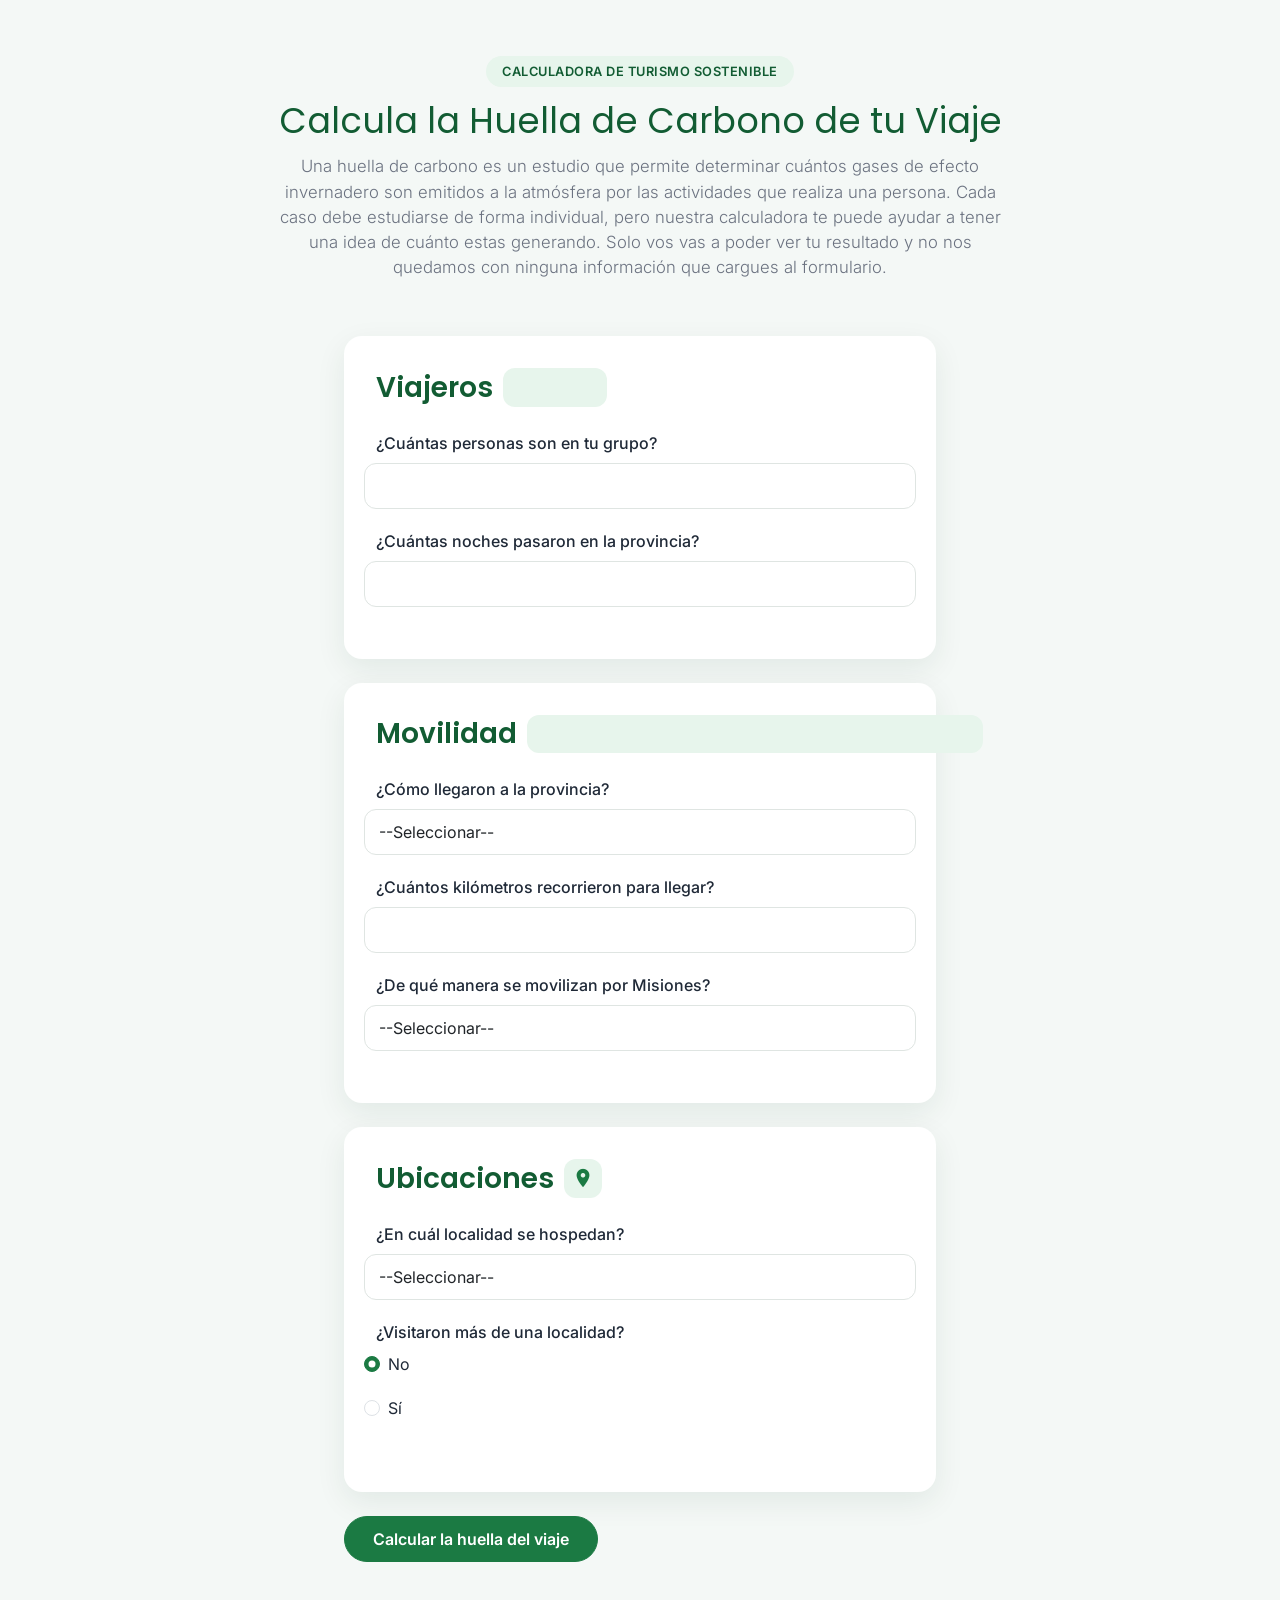
<file: index.html>
<!DOCTYPE html>
<html lang="es">
<head>
    <meta charset="UTF-8">
    <meta http-equiv="X-UA-Compatible" content="IE=edge">
    <meta name="viewport" content="width=device-width, initial-scale=1.0">
    <title>Calculadora Turismo</title>
    <link href="https://cdn.jsdelivr.net/npm/bootstrap@5.3.2/dist/css/bootstrap.min.css" rel="stylesheet" integrity="sha384-T3c6CoIi6uLrA9TneNEoa7RxnatzjcDSCmG1MXxSR1GAsXEV/Dwwykc2MPK8M2HN" crossorigin="anonymous">
    <link rel="stylesheet" href="style.css">
    <link rel="icon" type="image/x-icon" href="media/CO21-logo.png">
    <link rel="stylesheet" href="https://fonts.googleapis.com/icon?family=Material+Icons">
    <link rel="stylesheet" href="https://fonts.googleapis.com/css2?family=Material+Symbols+Outlined:opsz,wght,FILL,GRAD@24,400,0,0" />
    <link rel="preconnect" href="https://fonts.googleapis.com">
    <link rel="preconnect" href="https://fonts.gstatic.com" crossorigin>
    <link href="https://fonts.googleapis.com/css2?family=Poppins:wght@600;700&family=Inter:wght@400;500;600&display=swap" rel="stylesheet">
    <link rel="stylesheet" href="turismo-styles.css">
</head>
<body>
    <header>
        <span class="eyebrow">Calculadora de Turismo Sostenible</span>
        <h2 class="fw-normal lh-1">Calcula la Huella de Carbono de tu Viaje</h2>
        <p class="lead">Una huella de carbono es un estudio que permite determinar cuántos gases de efecto invernadero son emitidos a la atmósfera por las actividades que realiza una persona.
            Cada caso debe estudiarse de forma individual, pero nuestra calculadora te puede ayudar a tener una idea de cuánto estas generando.
            Solo vos vas a poder ver tu resultado y no nos quedamos con ninguna información que cargues al formulario.
         </p>
    </header>
    <div class="container" id="calculadora-turismo">
        <div class="calc-section">
            <h3 class="section-title">Viajeros <i class="material-icons">hail</i></h3>
            <div class="form-group row">
                <label for="cantidadGente" class="form-label">¿Cuántas personas son en tu grupo?</label>
                <input type="number" class="form-control" id="cantidadGente" min="1">
            </div>
            <div class="form-group row">
                <label for="cantidadGente" class="form-label">¿Cuántas noches pasaron en la provincia?</label>
                <input type="number" class="form-control" id="cantidadNoches" min="1">
            </div>
        </div>

        <div class="calc-section">
            <h3 class="section-title">Movilidad <i class="material-icons">emoji_transportation</i></h3>
            <div class="form-group row">
                <label for="arrival" class="form-label">¿Cómo llegaron a la provincia?</label>
                <select name="arrival" id="arrival" class="form-control">
                    <option disabled selected value="sin-elegir">--Seleccionar--</option>
                    <option value="moto">En moto</option>
                    <option value="auto">En auto</option>
                    <option value="bus">En bus</option>
                    <option value="avion">En avión</option>
                    <option value="no">No corresponde</option>
                </select>
            </div>

            <div class="form-group row">
                <label for="distance" class="form-label" >¿Cuántos kilómetros recorrieron para llegar?</label>
                <input type="number" id="distance" class="form-control" min="1">
            </div>

            <div class="form-group row">
                <label for="transportation" class="form-label">¿De qué manera se movilizan por Misiones?</label>
                <select name="transportation" id="transportation" class="form-control">
                    <option disabled selected value="sin-elegir">--Seleccionar--</option>
                    <option value="moto">En moto</option>
                    <option value="auto">En auto</option>
                    <option value="bus">En bus</option>
                    <option value="pie">A pie</option>

                </select>
            </div>
        </div>

        <div class="calc-section">
            <h3 class="section-title">Ubicaciones <i class="material-icons">location_on</i></h3>
            <div class="form-group row">
              <label for="origen" class="form-label">¿En cuál localidad se hospedan?</label>
              <select name="origen" id="origen" class="form-control">
                <option disabled selected value="sin-elegir">--Seleccionar--</option>
                <option value='a_del_valle'>A. del Valle</option>
                <option value='alba_pose'>Alba Pose</option>
                <option value='andresito'>Andresito</option>
                <option value='aposteles'>Apóstoles</option>
                <option value='b_de_irigoyen'>B. de Irigoyen</option>
                <option value='candelaria'>Candelaria</option>
                <option value='capiovi'>Capioví</option>
                <option value='el_soberbio'>El Soberbio</option>
                <option value='eldorado'>Eldorado</option>
                <option value='jardin_america'>Jardín América</option>
                <option value='ln_alem'>L.N Alem</option>
                <option value='montecarlo'>Montecarlo</option>
                <option value='obera'>Oberá</option>
                <option value='posadas'>Posadas</option>
                <option value='puerto_iguazu'>Puerto Iguazú</option>
                <option value='puerto_rico'>Puerto Rico</option>
                <option value='san_ignacio'>San Ignacio</option>
                <option value='san_javier'>San Javier</option>
                <option value='san_jose'>San José</option>
                <option value='san_pedro'>San Pedro</option>
                <option value='san_vicente'>San Vicente</option>
                <option value='santa_ana'>Santa Ana</option>
                <option value='wanda'>Wanda</option>
              </select>
            </div>

            <div class="form-group row">
              <p class="form-label">¿Visitaron más de una localidad?</p>

                <div class="form-check">
                  <label for="placesNo" class="form-check-label" >No</label>
                  <input type="radio" id="placesNo" class="form-check-input" name="places" checked>
                </div>

                <div class="form-check">
                  <label for="placesYes" class="form-check-label" >Sí</label>
                  <input type="radio" id="placesYes" class="form-check-input" name="places">
                </div>
            </div>

            <div class="row" id="placesList">
            <div class="form-group row">
              <label for="destino1" class="form-label">Siguiente destino:</label>
              <div class="col-sm-4" id="destinos-list">
                <select name="destino" id="listaLocalidades" class="form-control">
                  <option disabled selected value="sin-elegir">--Seleccionar--</option>
                  <option value='a_del_valle'>A. del Valle</option>
                  <option value='alba_pose'>Alba Pose</option>
                  <option value='andresito'>Andresito</option>
                  <option value='aposteles'>Apóstoles</option>
                  <option value='b_de_irigoyen'>B. de Irigoyen</option>
                  <option value='candelaria'>Candelaria</option>
                  <option value='capiovi'>Capioví</option>
                  <option value='el_soberbio'>El Soberbio</option>
                  <option value='eldorado'>Eldorado</option>
                  <option value='jardin_america'>Jardín América</option>
                  <option value='ln_alem'>L.N Alem</option>
                  <option value='montecarlo'>Montecarlo</option>
                  <option value='obera'>Oberá</option>
                  <option value='posadas'>Posadas</option>
                  <option value='puerto_iguazu'>Puerto Iguazú</option>
                  <option value='puerto_rico'>Puerto Rico</option>
                  <option value='san_ignacio'>San Ignacio</option>
                  <option value='san_javier'>San Javier</option>
                  <option value='san_jose'>San José</option>
                  <option value='san_pedro'>San Pedro</option>
                  <option value='san_vicente'>San Vicente</option>
                  <option value='santa_ana'>Santa Ana</option>
                  <option value='wanda'>Wanda</option>
                </select>
              </div>
              <div class="col-sm-6">
                <button class="btn btn-secondary" id="addVisit">Agregar otro destino</button>
              </div>
          </div>
            </div>
        </div>

        <div class="row text-center">
            <p><button type="button" class="btn btn-primary" id="btn-calcular">Calcular la huella del viaje</button></p>
        </div>
    </div>
    <div class="container" id="resultadosHuella">

      <div class="huella-card">
        <svg xmlns="http://www.w3.org/2000/svg" height="100" viewBox="0 -960 960 960" width="100"><path d="M220-640q-17 0-28.5-11.5T180-680q0-17 11.5-28.5T220-720q17 0 28.5 11.5T260-680q0 17-11.5 28.5T220-640ZM400-80q-66 0-113-47t-47-113v-240q0-100 70-170t170-70h73q69 0 118 46.5T720-559q0 46-24.5 84.5T629-416q-32 15-50.5 44.5T560-307v67q0 67-46.5 113.5T400-80Zm-80-640q-17 0-28.5-11.5T280-760v-20q0-17 11.5-28.5T320-820q17 0 28.5 11.5T360-780v20q0 17-11.5 28.5T320-720Zm80 560q33 0 56.5-23.5T480-240v-67q0-58 30.5-107t83.5-74q21-10 33.5-29.5T640-560q0-35-26-57.5T553-640h-73q-66 0-113 47t-47 113v240q0 33 23.5 56.5T400-160Zm40-600q-17 0-28.5-11.5T400-800v-20q0-17 11.5-28.5T440-860q17 0 28.5 11.5T480-820v20q0 17-11.5 28.5T440-760Zm120 0q-17 0-28.5-11.5T520-800v-40q0-17 11.5-28.5T560-880q17 0 28.5 11.5T600-840v40q0 17-11.5 28.5T560-760Zm140 40q-25 0-42.5-17.5T640-780v-40q0-25 17.5-42.5T700-880q25 0 42.5 17.5T760-820v40q0 25-17.5 42.5T700-720Z"/></svg>
        <h2 class="fw-normal lh-1">La huella de carbono del grupo fue de: <span id="huellaValor"></span> kg de CO2</h2>
      </div>

      <div class="stats-row">
          <div id="emisionesViaje"></div>
          <div id="emisionesLocales"></div>
      </div>
      <div class="tips-card">
        <h3 class="lead">Podrían compensarla plantando <span id="arboles"></span> árboles <i class="material-icons">forest</i></h3>
        <br>
        <h3 class="fw-normal lh-3">Otros tips para reducir su huella:</h3>
        <ul class="lead">
          <li>Clasificar los residuos que generas y llevar los reciclables al Ecopunto o contenedor verde más cercano.</li>
          <li>Consumir alimentos y productos locales.</li>
          <li>Reducir al máximo el uso de automóvil, y maximizar las caminatas,uso de bicicletas y transporte público.</li>
          <li>Tener un uso responsable de los recursos como el agua y energía eléctrica.</li>
          <li>Maximizar el uso las toallas en los alojamientos.</li>
      </ul>
      </div>
      <div class="row">
          <p><button type="button" class="btn btn-secondary" id="btn-recalcular">Volver a calcular</button></p>
      </div>
    </div>
    <script src="turismo-script.js"></script>
    <script src="distancias.js"></script>
    <script src="https://cdn.jsdelivr.net/npm/bootstrap@5.3.2/dist/js/bootstrap.bundle.min.js" integrity="sha384-C6RzsynM9kWDrMNeT87bh95OGNyZPhcTNXj1NW7RuBCsyN/o0jlpcV8Qyq46cDfL" crossorigin="anonymous"></script>
    <script>
        // Evita que el navegador restaure el scroll anterior al recargar la página
        if ('scrollRestoration' in history) {
            history.scrollRestoration = 'manual';
        }
        window.scrollTo({ top: 0, behavior: 'instant' });

        document.getElementById('btn-recalcular').addEventListener('click', function () {
            location.reload();
        });

        // Se registra en DOMContentLoaded para que se ejecute después de que
        // turismo-script.js haya calculado y mostrado los resultados.
        // Se usa scroll instantáneo: al ocultar el formulario cambia el alto de
        // la página, y eso corta la animación de "scroll-behavior: smooth".
        document.addEventListener('DOMContentLoaded', function () {
            document.getElementById('btn-calcular').addEventListener('click', function () {
                if (document.getElementById('resultadosHuella').style.display === 'block') {
                    window.scrollTo({ top: 0, behavior: 'instant' });
                }
            });
        });
    </script>
</body>
</html>
</file>
<file: style.css>
@media screen and (max-width: 767px){
    #gei-logo, #panel-icon{display:none;}
}

html {
    scroll-behavior: smooth;
}
header{
    padding: 70px 40px 0px 40px;
    box-sizing: border-box;
}
#home {
    height: 50vh;
    background-size: cover;
}
.divider{
    width: 80%;
    margin: 50px auto;
    background-color: var(--bs-gray-500);
    height: 1px;
}

#cf-info{
    margin-top:50px;
}

section .row .col-sm-6{
    text-align: center;
}

#panel-icon{
    fill:var(--bs-gray-400);
    width:300px;
    height:300px;
}
div#calculadora-turismo {
    padding-left: 5vw;
    padding-right: 5vw;
    box-sizing: border-box;
}
p{text-align: justify;}

.form-group, .form-check{
    margin-bottom: 20px;
}

#placesList{display:none;}

#listaLocalidades{margin-bottom: 10px;}

#resultadosHuella{display:none}
</file>
<file: turismo-styles.css>
:root{
    --cf-primary: #1b7a43;
    --cf-primary-dark: #125c33;
    --cf-primary-light: #e7f5ec;
    --cf-accent: #2f9e60;
    --cf-text: #1f2937;
    --cf-muted: #6b7280;
    --cf-surface: #ffffff;
    --cf-bg: #f4f8f6;
    --cf-radius: 18px;
    --cf-shadow: 0 10px 30px rgba(15, 60, 35, .08);
}

body{
    background: var(--cf-bg);
    color: var(--cf-text);
    font-family: 'Inter', 'Segoe UI', sans-serif;
}

h2, h3{
    font-family: 'Poppins', 'Segoe UI', sans-serif;
}

/* Sin barra de navegación en esta página */
header{
    padding: 56px 24px 40px;
    box-sizing: border-box;
    max-width: 780px;
    margin: 0 auto;
    text-align: center;
}
header .eyebrow{
    display: inline-block;
    padding: 6px 16px;
    border-radius: 999px;
    background: var(--cf-primary-light);
    color: var(--cf-primary-dark);
    font-size: .8rem;
    font-weight: 600;
    letter-spacing: .04em;
    text-transform: uppercase;
    margin-bottom: 16px;
}
header h2{
    font-weight: 700;
    font-size: 2.2rem;
    color: var(--cf-primary-dark);
    margin-bottom: 16px;
}
header p.lead{
    color: var(--cf-muted);
    text-align: center;
    font-size: 1.05rem;
}

#calculadora-turismo, #resultadosHuella{
    max-width: 720px;
    margin: 0 auto 60px;
    padding-left: 16px;
    padding-right: 16px;
}

.calc-section{
    background: var(--cf-surface);
    border-radius: var(--cf-radius);
    box-shadow: var(--cf-shadow);
    padding: 32px;
    margin-bottom: 24px;
}

.section-title{
    display: flex;
    align-items: center;
    gap: 10px;
    font-weight: 600;
    color: var(--cf-primary-dark);
    margin-bottom: 24px;
}
.section-title .material-icons{
    background: var(--cf-primary-light);
    color: var(--cf-primary);
    border-radius: 12px;
    padding: 8px;
    font-size: 1.4rem;
}

.form-label{
    font-weight: 500;
    color: var(--cf-text);
}

.form-control{
    border-radius: 12px;
    border: 1px solid #dfe5e2;
    padding: 10px 14px;
}
.form-control:focus{
    border-color: var(--cf-accent);
    box-shadow: 0 0 0 .2rem rgba(47,158,96,.15);
}

.form-check-input:checked{
    background-color: var(--cf-primary);
    border-color: var(--cf-primary);
}

.btn{
    border-radius: 999px;
    font-weight: 600;
    padding: 10px 28px;
    transition: transform .15s ease, box-shadow .15s ease;
}
.btn:hover{ transform: translateY(-1px); }

.btn-primary{
    background: var(--cf-primary);
    border-color: var(--cf-primary);
}
.btn-primary:hover{
    background: var(--cf-primary-dark);
    border-color: var(--cf-primary-dark);
    box-shadow: 0 8px 20px rgba(27,122,67,.25);
}

.btn-secondary{
    background: var(--cf-surface);
    border: 1.5px solid var(--cf-primary);
    color: var(--cf-primary-dark);
}
.btn-secondary:hover{
    background: var(--cf-primary-light);
    color: var(--cf-primary-dark);
}

/* Resultados */
#resultadosHuella{
    text-align: center;
}
.huella-card{
    background: linear-gradient(135deg, var(--cf-primary) 0%, var(--cf-accent) 100%);
    color: #fff;
    border-radius: var(--cf-radius);
    padding: 40px 24px;
    box-shadow: var(--cf-shadow);
    margin-bottom: 24px;
}
.huella-card svg{
    fill: #fff;
    opacity: .9;
    height: 64px;
    width: 64px;
}
.huella-card h2{
    color: #fff;
    font-size: 1.3rem;
    font-weight: 500;
    margin: 12px 0 0;
}
.huella-card #huellaValor{
    font-size: 2.6rem;
    font-family: 'Poppins', sans-serif;
}

.stats-row{
    display: flex;
    gap: 16px;
    margin-bottom: 24px;
}
.stats-row > div{
    flex: 1;
    background: var(--cf-surface);
    border-radius: var(--cf-radius);
    box-shadow: var(--cf-shadow);
    padding: 20px;
}
.stats-row p{ margin: 0; color: var(--cf-muted); }
.stats-row b{ color: var(--cf-primary-dark); font-size: 1.4rem; }

.tips-card{
    background: var(--cf-surface);
    border-radius: var(--cf-radius);
    box-shadow: var(--cf-shadow);
    padding: 32px;
    text-align: left;
}
.tips-card h3{
    color: var(--cf-primary-dark);
    font-weight: 600;
}
.tips-card ul{
    list-style: none;
    padding-left: 0;
    margin-bottom: 0;
}
.tips-card li{
    position: relative;
    padding-left: 28px;
    margin-bottom: 12px;
    color: var(--cf-text);
}
.tips-card li::before{
    content: "✓";
    position: absolute;
    left: 0;
    color: var(--cf-accent);
    font-weight: 700;
}

@media (max-width: 576px){
    .stats-row{ flex-direction: column; }
    header h2{ font-size: 1.7rem; }
    .calc-section, .tips-card{ padding: 24px; }
}
</file>
